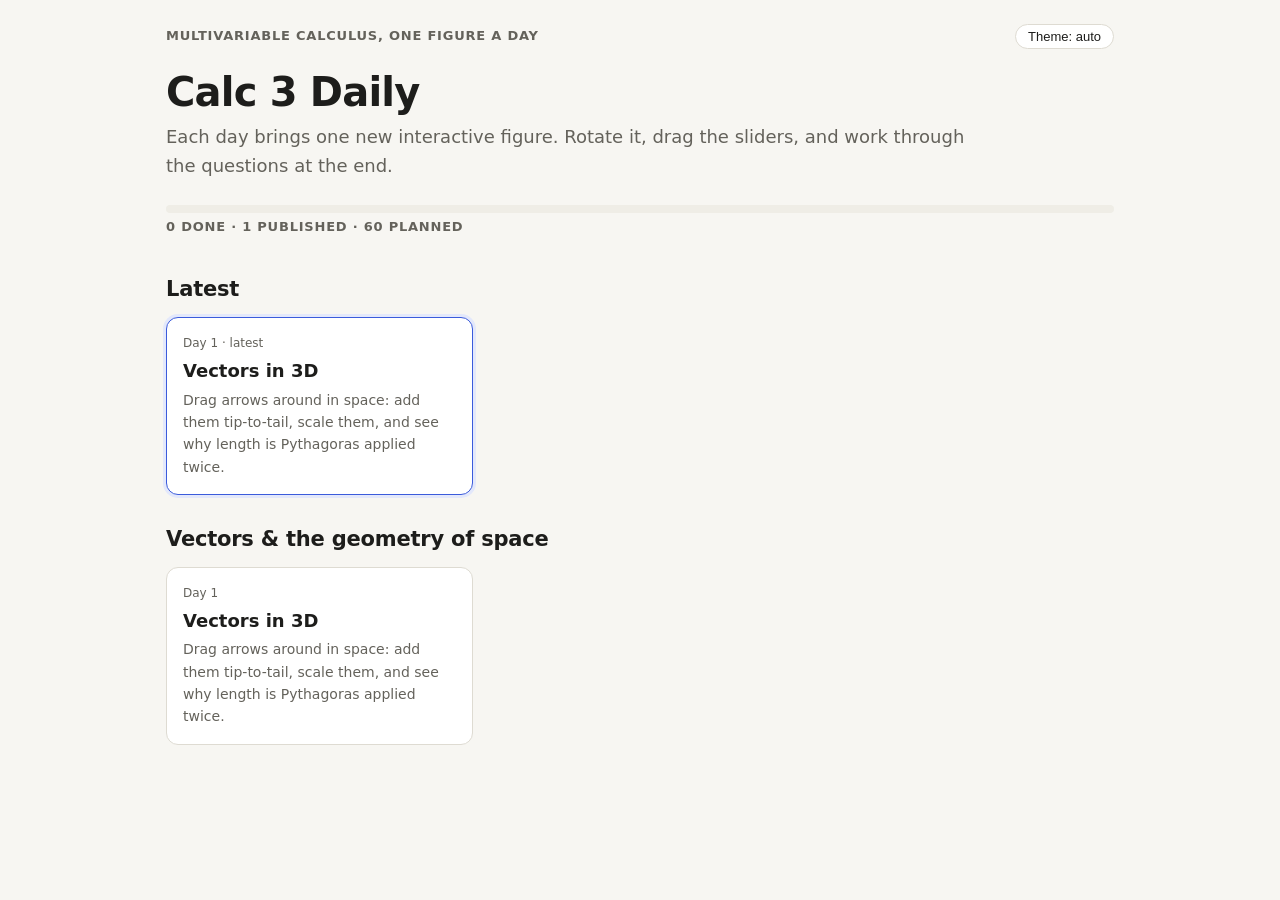
<file: index.html>
<!doctype html>
<html lang="en">
<head>
<meta charset="utf-8">
<meta name="viewport" content="width=device-width, initial-scale=1">
<title>Calc 3 Daily</title>
<link rel="stylesheet" href="assets/style.css">
<script src="assets/common.js"></script>
</head>
<body>
<main class="wrap">
  <div class="topbar"><span class="eyebrow">Multivariable calculus, one figure a day</span><button class="theme-btn" type="button" id="theme">Theme</button></div>
  <h1>Calc 3 Daily</h1>
  <p class="lede">Each day brings one new interactive figure. Rotate it, drag the sliders, and work through the questions at the end.</p>
  <div id="progress-wrap">
    <div class="progress"><div id="bar"></div></div>
    <div class="eyebrow" id="progress-label"></div>
  </div>
  <div id="latest"></div>
  <div id="units"></div>
</main>
<script>
(async function () {
  const btn = document.getElementById("theme");
  const label = () => { btn.textContent = "Theme: " + (document.documentElement.dataset.theme || "auto"); };
  label();
  btn.addEventListener("click", () => { C3.cycleTheme(); label(); });

  const TOTAL = 60; // planned activities in CURRICULUM.md
  const list = await (await fetch("activities.json")).json();
  const done = C3.doneSet();
  const nDone = list.filter((a) => done.has(a.slug)).length;
  document.getElementById("bar").style.width = (100 * nDone / TOTAL) + "%";
  document.getElementById("progress-label").textContent =
    `${nDone} done · ${list.length} published · ${TOTAL} planned`;

  const esc = (s) => s.replace(/[&<>"]/g, (c) => ({ "&": "&amp;", "<": "&lt;", ">": "&gt;", '"': "&quot;" }[c]));
  const card = (a, latest) => `
    <a class="card${done.has(a.slug) ? " done" : ""}${latest ? " latest" : ""}" href="activities/${a.slug}.html">
      <div class="meta"><span>Day ${a.day}${latest ? " · latest" : ""}</span></div>
      <h3>${esc(a.title)}</h3>
      <p>${esc(a.summary)}</p>
    </a>`;

  const latest = list[list.length - 1];
  document.getElementById("latest").innerHTML =
    `<h2>Latest</h2><div class="cards">${card(latest, true)}</div>`;

  const units = [];
  for (const a of list) {
    let u = units.find((x) => x.name === a.unit);
    if (!u) units.push(u = { name: a.unit, items: [] });
    u.items.push(a);
  }
  document.getElementById("units").innerHTML = units.map((u) =>
    `<h2 class="unit-head">${esc(u.name)}</h2><div class="cards">${u.items.map((a) => card(a, false)).join("")}</div>`
  ).join("");
})();
</script>
</body>
</html>
</file>
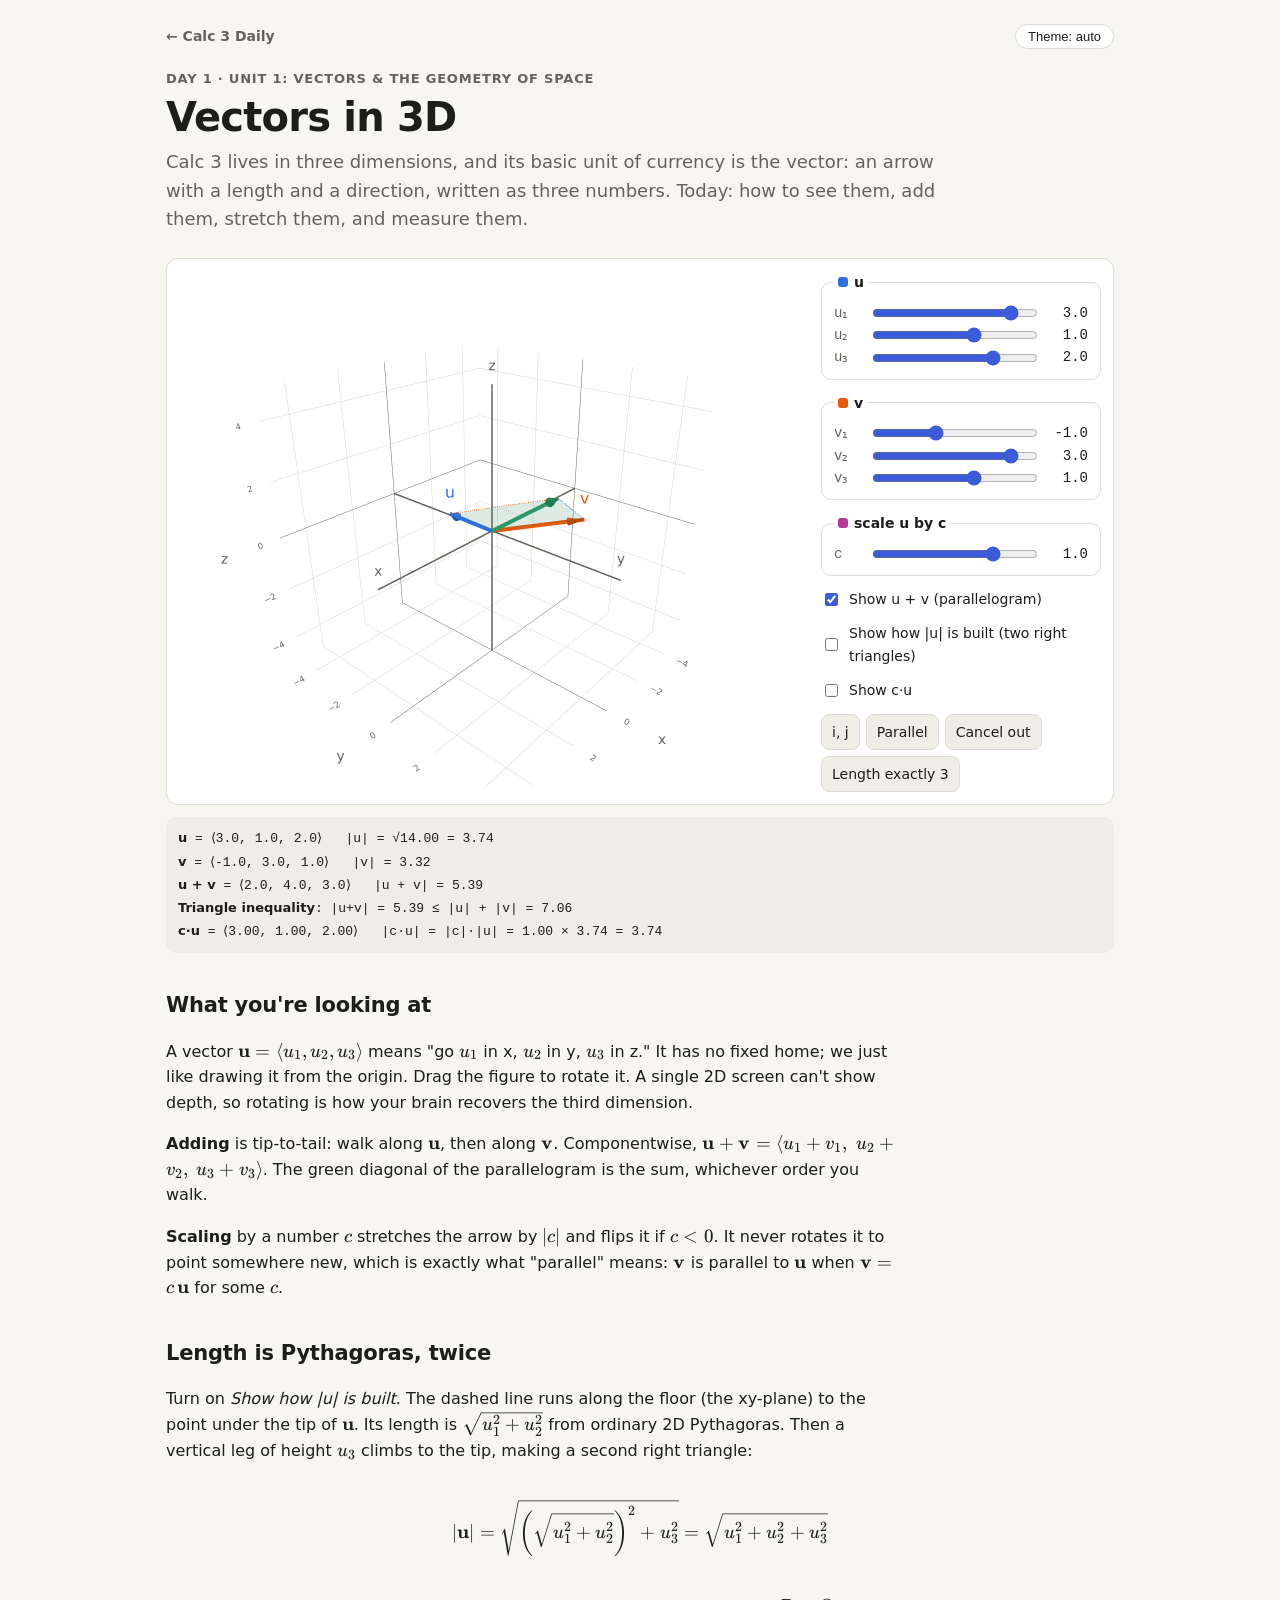
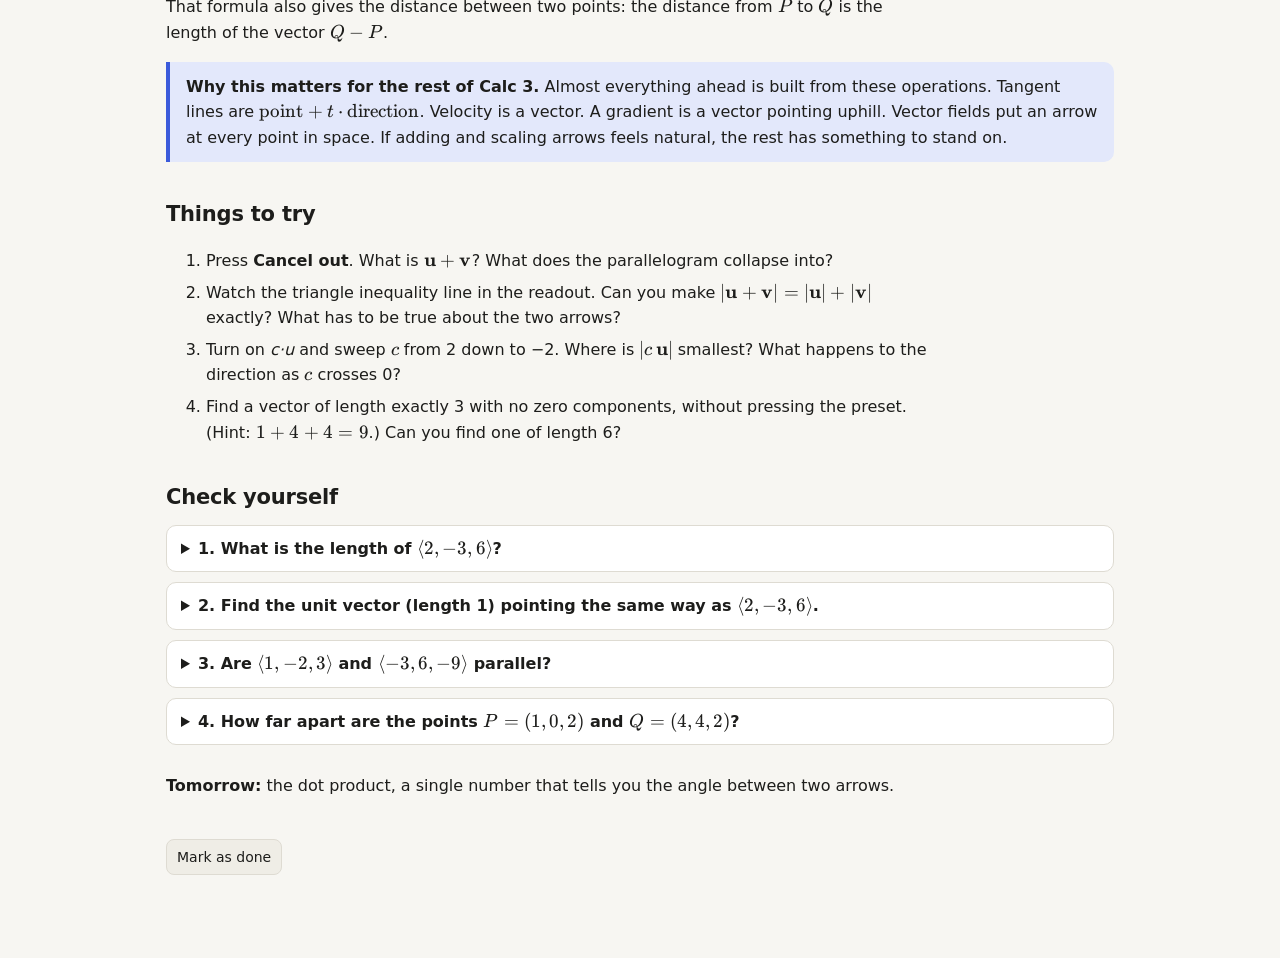
<file: activities/001-vectors-in-3d.html>
<!doctype html>
<html lang="en">
<head>
<meta charset="utf-8">
<meta name="viewport" content="width=device-width, initial-scale=1">
<title>Vectors in 3D · Calc 3 Daily</title>
<link rel="stylesheet" href="../assets/vendor/katex/katex.min.css">
<link rel="stylesheet" href="../assets/style.css">
<script src="../assets/vendor/plotly.min.js"></script>
<script src="../assets/vendor/katex/katex.min.js"></script>
<script src="../assets/vendor/katex/auto-render.min.js"></script>
<script src="../assets/common.js"></script>
</head>
<body>
<main class="wrap">
  <div id="topbar"></div>
  <div class="eyebrow">Day 1 · Unit 1: Vectors &amp; the geometry of space</div>
  <h1>Vectors in 3D</h1>
  <p class="lede">Calc 3 lives in three dimensions, and its basic unit of currency is the vector: an arrow with a length and a direction, written as three numbers. Today: how to see them, add them, stretch them, and measure them.</p>

  <div class="lab">
    <div id="plot" class="plot"></div>
    <div class="controls" id="controls">
      <fieldset>
        <legend><span class="swatch" style="background:var(--c1)"></span>u</legend>
        <div class="ctl"><label for="u1">u₁</label><input type="range" id="u1" min="-4" max="4" step="0.5" value="3"><output></output></div>
        <div class="ctl"><label for="u2">u₂</label><input type="range" id="u2" min="-4" max="4" step="0.5" value="1"><output></output></div>
        <div class="ctl"><label for="u3">u₃</label><input type="range" id="u3" min="-4" max="4" step="0.5" value="2"><output></output></div>
      </fieldset>
      <fieldset>
        <legend><span class="swatch" style="background:var(--c2)"></span>v</legend>
        <div class="ctl"><label for="v1">v₁</label><input type="range" id="v1" min="-4" max="4" step="0.5" value="-1"><output></output></div>
        <div class="ctl"><label for="v2">v₂</label><input type="range" id="v2" min="-4" max="4" step="0.5" value="3"><output></output></div>
        <div class="ctl"><label for="v3">v₃</label><input type="range" id="v3" min="-4" max="4" step="0.5" value="1"><output></output></div>
      </fieldset>
      <fieldset>
        <legend><span class="swatch" style="background:var(--c4)"></span>scale u by c</legend>
        <div class="ctl"><label for="c">c</label><input type="range" id="c" min="-2" max="2" step="0.1" value="1"><output></output></div>
      </fieldset>
      <label class="toggle"><input type="checkbox" id="showSum" checked> Show u + v (parallelogram)</label>
      <label class="toggle"><input type="checkbox" id="showLen"> Show how |u| is built (two right triangles)</label>
      <label class="toggle"><input type="checkbox" id="showScale"> Show c·u</label>
      <div class="btn-row">
        <button class="btn" data-preset="basis">i, j</button>
        <button class="btn" data-preset="parallel">Parallel</button>
        <button class="btn" data-preset="opposite">Cancel out</button>
        <button class="btn" data-preset="quad">Length exactly 3</button>
      </div>
    </div>
  </div>
  <div class="readout" id="readout" style="margin-top:12px"></div>

  <h2>What you're looking at</h2>
  <p>A vector \(\mathbf u = \langle u_1, u_2, u_3\rangle\) means "go \(u_1\) in x, \(u_2\) in y, \(u_3\) in z." It has no fixed home; we just like drawing it from the origin. Drag the figure to rotate it. A single 2D screen can't show depth, so rotating is how your brain recovers the third dimension.</p>

  <p><b>Adding</b> is tip-to-tail: walk along \(\mathbf u\), then along \(\mathbf v\). Componentwise, \(\mathbf u + \mathbf v = \langle u_1+v_1,\ u_2+v_2,\ u_3+v_3\rangle\). The green diagonal of the parallelogram is the sum, whichever order you walk.</p>

  <p><b>Scaling</b> by a number \(c\) stretches the arrow by \(|c|\) and flips it if \(c&lt;0\). It never rotates it to point somewhere new, which is exactly what "parallel" means: \(\mathbf v\) is parallel to \(\mathbf u\) when \(\mathbf v = c\,\mathbf u\) for some \(c\).</p>

  <h2>Length is Pythagoras, twice</h2>
  <p>Turn on <i>Show how |u| is built</i>. The dashed line runs along the floor (the xy-plane) to the point under the tip of \(\mathbf u\). Its length is \(\sqrt{u_1^2+u_2^2}\) from ordinary 2D Pythagoras. Then a vertical leg of height \(u_3\) climbs to the tip, making a second right triangle:</p>
  <div class="formula">$$|\mathbf u| = \sqrt{\left(\sqrt{u_1^2+u_2^2}\right)^2 + u_3^2} = \sqrt{u_1^2+u_2^2+u_3^2}$$</div>
  <p>That formula also gives the distance between two points: the distance from \(P\) to \(Q\) is the length of the vector \(Q - P\).</p>

  <div class="callout"><b>Why this matters for the rest of Calc 3.</b> Almost everything ahead is built from these operations. Tangent lines are \(\text{point} + t\cdot\text{direction}\). Velocity is a vector. A gradient is a vector pointing uphill. Vector fields put an arrow at every point in space. If adding and scaling arrows feels natural, the rest has something to stand on.</div>

  <h2>Things to try</h2>
  <ol class="try">
    <li>Press <b>Cancel out</b>. What is \(\mathbf u+\mathbf v\)? What does the parallelogram collapse into?</li>
    <li>Watch the triangle inequality line in the readout. Can you make \(|\mathbf u+\mathbf v| = |\mathbf u|+|\mathbf v|\) exactly? What has to be true about the two arrows?</li>
    <li>Turn on <i>c·u</i> and sweep \(c\) from 2 down to −2. Where is \(|c\,\mathbf u|\) smallest? What happens to the direction as \(c\) crosses 0?</li>
    <li>Find a vector of length exactly 3 with no zero components, without pressing the preset. (Hint: \(1+4+4=9\).) Can you find one of length 6?</li>
  </ol>

  <h2>Check yourself</h2>
  <details class="check">
    <summary>1. What is the length of \(\langle 2, -3, 6\rangle\)?</summary>
    \(\sqrt{4+9+36} = \sqrt{49} = 7\). (Signs don't matter for length since every component gets squared.)
  </details>
  <details class="check">
    <summary>2. Find the unit vector (length 1) pointing the same way as \(\langle 2,-3,6\rangle\).</summary>
    Divide by the length: \(\tfrac17\langle 2,-3,6\rangle = \langle \tfrac27, -\tfrac37, \tfrac67\rangle\). Scaling by a positive number keeps the direction, and \(1/|\mathbf v|\) makes the length 1.
  </details>
  <details class="check">
    <summary>3. Are \(\langle 1, -2, 3\rangle\) and \(\langle -3, 6, -9\rangle\) parallel?</summary>
    Yes: \(\langle -3, 6, -9\rangle = -3\,\langle 1,-2,3\rangle\). They point in opposite directions along the same line.
  </details>
  <details class="check">
    <summary>4. How far apart are the points \(P=(1,0,2)\) and \(Q=(4,4,2)\)?</summary>
    \(Q-P = \langle 3,4,0\rangle\), length \(\sqrt{9+16+0}=5\).
  </details>

  <p style="margin-top:28px"><b>Tomorrow:</b> the dot product, a single number that tells you the angle between two arrows.</p>

  <div id="footer"></div>
</main>

<script>
(function () {
  const presets = {
    basis:    { u1: 1, u2: 0, u3: 0, v1: 0, v2: 1, v3: 0 },
    parallel: { u1: 1, u2: 1, u3: 1, v1: 2, v2: 2, v3: 2 },
    opposite: { u1: 2, u2: -1, u3: 3, v1: -2, v2: 1, v3: -3 },
    quad:     { u1: 1, u2: 2, u3: 2 },
  };
  const toggles = ["showSum", "showLen", "showScale"].map((id) => document.getElementById(id));
  const S = C3.sliders("controls", () => draw());
  toggles.forEach((t) => t.addEventListener("change", () => draw()));
  document.querySelectorAll("[data-preset]").forEach((b) =>
    b.addEventListener("click", () => S.set(presets[b.dataset.preset])));

  const norm = (a) => Math.hypot(...a);
  const add = (a, b) => a.map((x, i) => x + b[i]);
  const O = [0, 0, 0];

  function render() {
    const s = S.values();
    const col = C3.colors().series;
    const u = [s.u1, s.u2, s.u3], v = [s.v1, s.v2, s.v3], cu = u.map((x) => s.c * x);
    const w = add(u, v);
    const data = [...C3.axes3d(5)];
    if (toggles[0].checked) {
      data.push({
        type: "mesh3d", x: [0, u[0], w[0], v[0]], y: [0, u[1], w[1], v[1]], z: [0, u[2], w[2], v[2]],
        i: [0, 0], j: [1, 2], k: [2, 3], color: col[2], opacity: 0.15, hoverinfo: "skip", flatshading: true,
      });
      data.push(C3.segment3d(u, w, col[1]), C3.segment3d(v, w, col[0]));
      data.push(...C3.arrow3d(O, w, col[2], "u + v"));
    }
    if (toggles[1].checked) {
      const foot = [u[0], u[1], 0];
      data.push(C3.segment3d(O, foot, col[0], { width: 3 }), C3.segment3d(foot, u, col[0], { width: 3 }));
      data.push({ type: "scatter3d", mode: "markers", x: [foot[0]], y: [foot[1]], z: [0], marker: { size: 3, color: col[0] }, hoverinfo: "skip" });
    }
    if (toggles[2].checked) data.push(...C3.arrow3d(O, cu, col[3], "c·u", { width: 10 }));
    data.push(...C3.arrow3d(O, u, col[0], "u"), ...C3.arrow3d(O, v, col[1], "v"));
    // Tip labels
    data.push({
      type: "scatter3d", mode: "text", x: [u[0], v[0]], y: [u[1], v[1]], z: [u[2], v[2]],
      text: ["u", "v"], textposition: "top center", textfont: { color: [col[0], col[1]], size: 16 }, hoverinfo: "skip",
    });
    updateReadout(u, v, w, cu, s.c);
    return { data, layout: C3.layout3d({ range: [-5, 5] }) };
  }

  function updateReadout(u, v, w, cu, c) {
    const nu = norm(u), nv = norm(v), nw = norm(w);
    const tight = Math.abs(nw - (nu + nv)) < 1e-9;
    document.getElementById("readout").innerHTML =
      `<b>u</b> = ${C3.vec(u, 1)} &nbsp; |u| = √${C3.fmt(nu * nu, 2)} = ${C3.fmt(nu)}<br>` +
      `<b>v</b> = ${C3.vec(v, 1)} &nbsp; |v| = ${C3.fmt(nv)}<br>` +
      `<b>u + v</b> = ${C3.vec(w, 1)} &nbsp; |u + v| = ${C3.fmt(nw)}<br>` +
      `<b>Triangle inequality</b>: |u+v| = ${C3.fmt(nw)} ≤ |u| + |v| = ${C3.fmt(nu + nv)} ` +
      (tight ? `<span class="hit">← equal!</span>` : "") + `<br>` +
      `<b>c·u</b> = ${C3.vec(cu, 2)} &nbsp; |c·u| = |c|·|u| = ${C3.fmt(Math.abs(c))} × ${C3.fmt(nu)} = ${C3.fmt(norm(cu))}`;
  }

  const draw = C3.mount("plot", render);
  C3.page("001-vectors-in-3d");
})();
</script>
</body>
</html>
</file>
<file: assets/style.css>
/* Calc 3 Daily — shared styles. Every activity page links this file. */
:root {
  --bg: #f7f6f2;
  --surface: #ffffff;
  --surface-2: #efede6;
  --text: #1d1d1b;
  --muted: #64625b;
  --border: #dedbd2;
  --accent: #3b5bdb;
  --accent-soft: #e3e8fb;
  /* Plot series colors: use these (in order) for vectors, curves, surfaces */
  --c1: #2f6fdf;
  --c2: #e8590c;
  --c3: #2b9a66;
  --c4: #b8389a;
  --c5: #9a7b00;
  --grid: #d6d3ca;
  --radius: 12px;
  --font: "Inter", system-ui, -apple-system, "Segoe UI", Roboto, sans-serif;
  --mono: ui-monospace, "SF Mono", Menlo, Consolas, monospace;
  color-scheme: light;
}
@media (prefers-color-scheme: dark) {
  :root:not([data-theme="light"]) {
    --bg: #141517; --surface: #1c1d21; --surface-2: #25272c; --text: #ecebe6;
    --muted: #9b9a94; --border: #33353b; --accent: #7c95f5; --accent-soft: #252c48;
    --c1: #5b93f5; --c2: #ff8a3d; --c3: #3fc489; --c4: #e06ac5; --c5: #e0bb2e;
    --grid: #3a3c43; color-scheme: dark;
  }
}
:root[data-theme="dark"] {
  --bg: #141517; --surface: #1c1d21; --surface-2: #25272c; --text: #ecebe6;
  --muted: #9b9a94; --border: #33353b; --accent: #7c95f5; --accent-soft: #252c48;
  --c1: #5b93f5; --c2: #ff8a3d; --c3: #3fc489; --c4: #e06ac5; --c5: #e0bb2e;
  --grid: #3a3c43; color-scheme: dark;
}

* { box-sizing: border-box; }
html { -webkit-text-size-adjust: 100%; }
body {
  margin: 0; background: var(--bg); color: var(--text);
  font: 16px/1.6 var(--font);
}
a { color: var(--accent); }
.wrap { max-width: 980px; margin: 0 auto; padding: 24px 16px 64px; }

/* Header */
.topbar { display: flex; align-items: center; justify-content: space-between; gap: 12px; margin-bottom: 20px; }
.topbar a.home { text-decoration: none; font-weight: 600; color: var(--muted); font-size: 14px; }
.theme-btn {
  border: 1px solid var(--border); background: var(--surface); color: var(--text);
  border-radius: 999px; padding: 4px 12px; font-size: 13px; cursor: pointer; white-space: nowrap;
}
.eyebrow { font-size: 13px; letter-spacing: .06em; text-transform: uppercase; color: var(--muted); font-weight: 600; }
h1 { font-size: clamp(28px, 5vw, 40px); line-height: 1.15; margin: 4px 0 8px; letter-spacing: -0.02em; }
h2 { font-size: 21px; margin: 36px 0 10px; letter-spacing: -0.01em; }
.lede { font-size: 18px; color: var(--muted); margin: 0 0 24px; max-width: 70ch; }
p, li { max-width: 72ch; }

/* Interactive figure: plot + control panel side by side on wide screens */
.lab {
  display: grid; grid-template-columns: minmax(0, 1fr) 280px; gap: 16px;
  background: var(--surface); border: 1px solid var(--border); border-radius: var(--radius);
  padding: 12px;
}
@media (max-width: 760px) { .lab { grid-template-columns: minmax(0, 1fr); } }
.plot { width: 100%; height: 520px; min-width: 0; }
@media (max-width: 760px) { .plot { height: 380px; } }
.plot-2d { height: 420px; }
.controls { display: flex; flex-direction: column; gap: 12px; font-size: 14px; }
.controls fieldset { border: 1px solid var(--border); border-radius: 10px; padding: 8px 12px 10px; margin: 0; }
.controls legend { font-weight: 600; padding: 0 4px; }
.ctl { display: grid; grid-template-columns: 28px 1fr 44px; align-items: center; gap: 8px; }
.ctl label { font-family: var(--mono); color: var(--muted); }
.ctl output { font-family: var(--mono); text-align: right; }
.ctl input[type="range"] { width: 100%; accent-color: var(--accent); }
.toggle { display: flex; align-items: center; gap: 8px; cursor: pointer; }
.toggle input { accent-color: var(--accent); }
.btn {
  border: 1px solid var(--border); background: var(--surface-2); color: var(--text);
  border-radius: 8px; padding: 6px 10px; font: inherit; font-size: 14px; cursor: pointer;
}
.btn:hover { border-color: var(--accent); }
.btn-row { display: flex; flex-wrap: wrap; gap: 6px; }

/* Live numeric readouts */
.readout {
  background: var(--surface-2); border-radius: 10px; padding: 10px 12px;
  font-family: var(--mono); font-size: 13px; line-height: 1.7; overflow-x: auto;
}
.readout b { font-family: var(--font); font-weight: 600; }
.swatch { display: inline-block; width: 10px; height: 10px; border-radius: 3px; margin-right: 6px; vertical-align: 0; }
.hit { color: var(--c3); font-weight: 700; }

/* Callouts */
.callout {
  border-left: 4px solid var(--accent); background: var(--accent-soft);
  padding: 12px 16px; border-radius: 0 10px 10px 0; margin: 16px 0;
}
.formula { overflow-x: auto; padding: 4px 0; }
.try li { margin-bottom: 6px; }

/* Check yourself */
details.check {
  background: var(--surface); border: 1px solid var(--border); border-radius: 10px;
  padding: 10px 14px; margin: 10px 0;
}
details.check summary { cursor: pointer; font-weight: 600; }
details.check[open] summary { margin-bottom: 8px; }

/* Done button */
.done-row { margin-top: 40px; display: flex; align-items: center; gap: 12px; flex-wrap: wrap; }
.done-btn[aria-pressed="true"] { background: var(--c3); color: #fff; border-color: var(--c3); }
.nav-row { display: flex; justify-content: space-between; gap: 12px; margin-top: 24px; font-size: 14px; }

/* Index page */
.cards { display: grid; grid-template-columns: repeat(auto-fill, minmax(260px, 1fr)); gap: 14px; }
.card {
  display: block; text-decoration: none; color: inherit; background: var(--surface);
  border: 1px solid var(--border); border-radius: var(--radius); padding: 16px;
  transition: border-color .15s, transform .15s;
}
.card:hover { border-color: var(--accent); transform: translateY(-2px); }
.card .meta { font-size: 12px; color: var(--muted); display: flex; justify-content: space-between; }
.card h3 { margin: 6px 0 6px; font-size: 18px; line-height: 1.3; }
.card p { margin: 0; font-size: 14px; color: var(--muted); }
.card.done .meta::after { content: "✓ done"; color: var(--c3); font-weight: 600; }
.card.latest { border-color: var(--accent); box-shadow: 0 0 0 3px var(--accent-soft); }
.progress { height: 8px; background: var(--surface-2); border-radius: 99px; overflow: hidden; margin: 8px 0 4px; }
.progress > div { height: 100%; background: var(--accent); width: 0; transition: width .4s; }
.unit-head { margin-top: 28px; }
</file>
